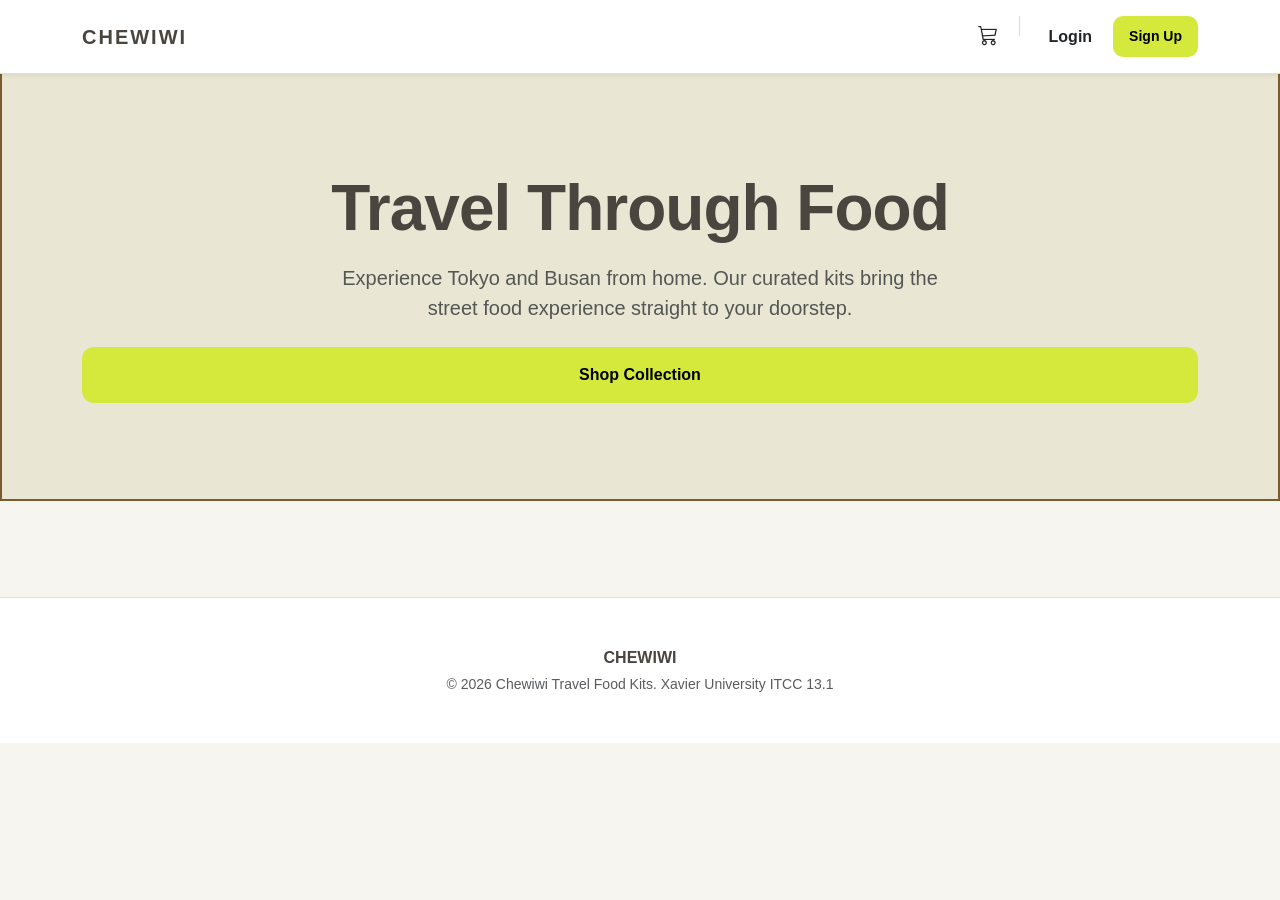
<file: index.html>
<!DOCTYPE html>
<html lang="en">
<head>
    <meta charset="UTF-8">
    <meta name="viewport" content="width=device-width, initial-scale=1.0">
    <title>Chewiwi | Travel Through Food</title>
    <link href="https://cdn.jsdelivr.net/npm/bootstrap@5.3.3/dist/css/bootstrap.min.css" rel="stylesheet">
    <link rel="stylesheet" href="https://cdn.jsdelivr.net/npm/bootstrap-icons@1.11.3/font/bootstrap-icons.min.css">
    <link rel="stylesheet" href="style.css">
</head>
<body>

    <nav class="navbar sticky-top shadow-sm">
        <div class="container">
            <a class="navbar-brand fw-bold" href="index.html">CHEWIWI</a>
            
            <div class="d-flex align-items-center" id="nav-actions">
                <a href="cart.html" class="btn btn-link text-dark me-2 position-relative text-decoration-none">
                    <i class="bi bi-cart3 h5"></i>
                </a>
                
                <div class="vr me-3" style="height: 20px; opacity: 0.2;"></div>

                <div class="d-flex align-items-center">
                    <button class="btn btn-link text-dark me-2 text-decoration-none fw-bold small" data-bs-toggle="modal" data-bs-target="#loginModal">
                        Login
                    </button>
                    <button class="btn btn-chewiwi btn-sm px-3" data-bs-toggle="modal" data-bs-target="#signupModal">
                        Sign Up
                    </button>
                </div>
            </div>
        </div>
    </nav>

    <header class="hero-section text-center py-5">
        <div class="container py-5">
            <h1 class="main-title display-3 fw-bold mb-3">Travel Through Food</h1>
            <p class="lead text-muted mb-4 mx-auto" style="max-width: 600px;">
                Experience Tokyo and Busan from home. Our curated kits bring the street food experience straight to your doorstep.
            </p>
            <a href="#product-list" class="btn btn-checkout px-5 py-3 fw-bold">Shop Collection</a>
        </div>
    </header>

    <div class="container py-5">
        <div class="row" id="product-list">
            </div>
    </div>

    <footer class="py-5 bg-white border-top">
        <div class="container text-center">
            <p class="fw-bold mb-1">CHEWIWI</p>
            <p class="small text-muted mb-0">© 2026 Chewiwi Travel Food Kits. Xavier University ITCC 13.1</p>
        </div>
    </footer>

    <div class="modal fade" id="loginModal" tabindex="-1" aria-hidden="true">
        <div class="modal-dialog modal-dialog-centered">
            <div class="modal-content border-0 shadow" style="border-radius: 20px;">
                <div class="modal-body p-5">
                    <div class="d-flex justify-content-between align-items-start mb-4">
                        <h3 class="fw-bold">Welcome Back</h3>
                        <button type="button" class="btn-close" data-bs-dismiss="modal" aria-label="Close"></button>
                    </div>
                    <form onsubmit="handleLogin(event)">
                        <div class="mb-3">
                            <label class="form-label text-muted small">Email Address</label>
                            <input type="email" id="emailInput" class="form-control custom-input" placeholder="admin@chewiwi.com" required>
                        </div>
                        <div class="mb-4">
                            <label class="form-label text-muted small">Password</label>
                            <input type="password" id="passInput" class="form-control custom-input" placeholder="••••••••" required>
                        </div>
                        <button type="submit" class="btn btn-chewiwi w-100 py-3 mb-3">Sign In</button>
                        <p class="text-center small text-muted">New here? <a href="#" class="text-dark fw-bold" data-bs-toggle="modal" data-bs-target="#signupModal">Create an account</a></p>
                    </form>
                </div>
            </div>
        </div>
    </div>

    <div class="modal fade" id="signupModal" tabindex="-1" aria-hidden="true">
        <div class="modal-dialog modal-dialog-centered">
            <div class="modal-content border-0 shadow" style="border-radius: 20px;">
                <div class="modal-body p-5">
                    <div class="d-flex justify-content-between align-items-start mb-4">
                        <h3 class="fw-bold">Join Chewiwi</h3>
                        <button type="button" class="btn-close" data-bs-dismiss="modal" aria-label="Close"></button>
                    </div>
                    <form onsubmit="event.preventDefault(); alert('Sign up successful! Please login.');">
                        <div class="mb-3">
                            <label class="form-label text-muted small">Full Name</label>
                            <input type="text" class="form-control custom-input" placeholder="Karylle Duroy" required>
                        </div>
                        <div class="mb-3">
                            <label class="form-label text-muted small">Email Address</label>
                            <input type="email" class="form-control custom-input" placeholder="user@chewiwi.com" required>
                        </div>
                        <div class="mb-4">
                            <label class="form-label text-muted small">Create Password</label>
                            <input type="password" class="form-control custom-input" placeholder="••••••••" required>
                        </div>
                        <button type="submit" class="btn btn-chewiwi w-100 py-3 mb-3">Create Account</button>
                    </form>
                </div>
            </div>
        </div>
    </div>

    <script src="https://cdn.jsdelivr.net/npm/bootstrap@5.3.3/dist/js/bootstrap.bundle.min.js"></script>
    
    <script src="auth.js"></script>
    <script src="crt.js"></script>
</body>
</html>
</file>
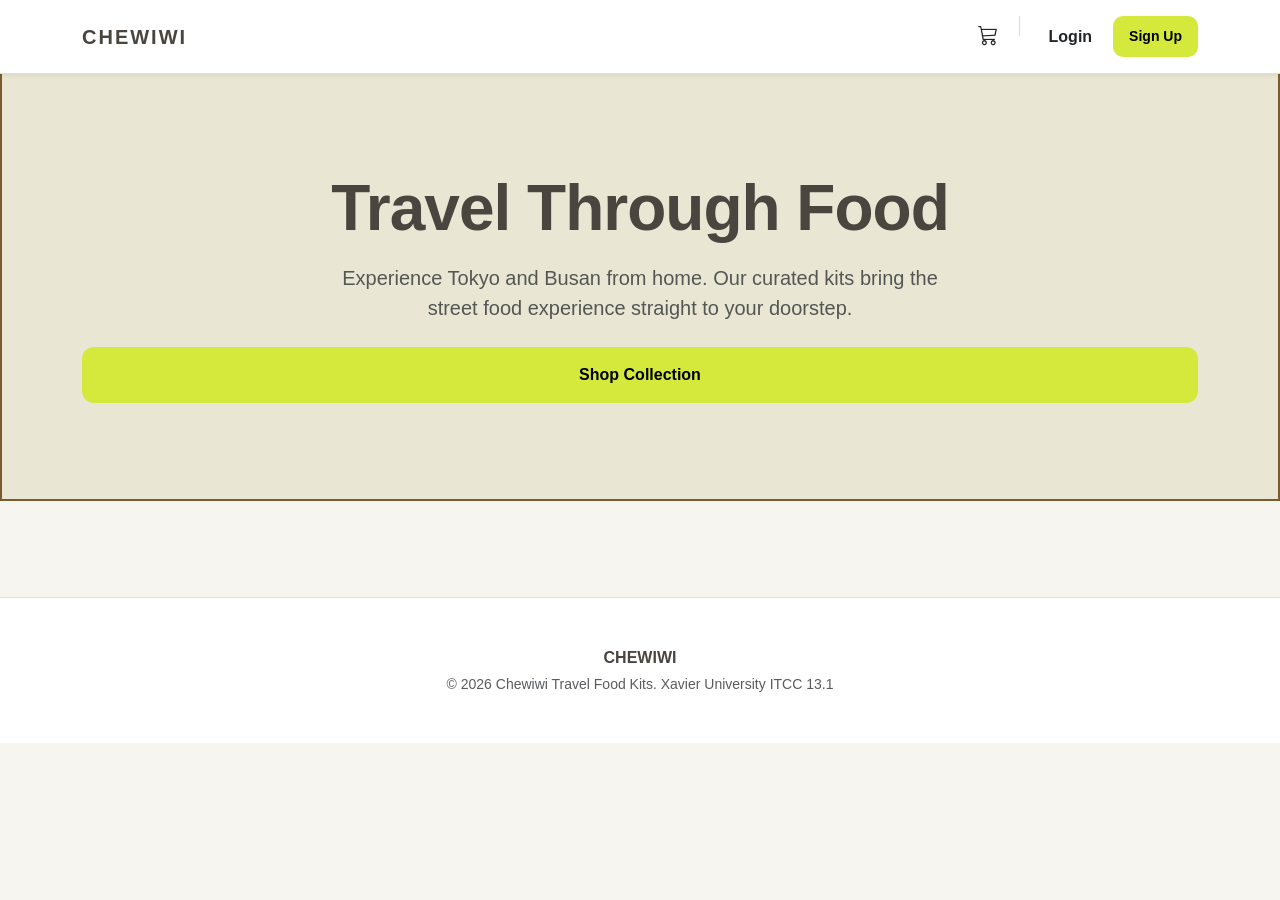
<file: admin.html>
<!DOCTYPE html>
<html lang="en">
<head>
    <meta charset="UTF-8">
    <meta name="viewport" content="width=device-width, initial-scale=1.0">
    <title>Chewiwi Admin | Inventory</title>
    <link href="https://cdn.jsdelivr.net/npm/bootstrap@5.3.3/dist/css/bootstrap.min.css" rel="stylesheet">
    <link rel="stylesheet" href="https://cdn.jsdelivr.net/npm/bootstrap-icons@1.11.3/font/bootstrap-icons.min.css">
    <link rel="stylesheet" href="style.css">
</head>
<body>

    <nav class="navbar sticky-top shadow-sm">
        <div class="container">
            <a class="navbar-brand fw-bold" href="index.html">CHEWIWI <span class="badge bg-dark ms-2" style="font-size: 10px;">ADMIN</span></a>
            <div class="d-flex align-items-center">
                <a href="index.html" class="text-decoration-none fw-bold text-dark me-4 small">View Shop</a>
                <button class="btn btn-sm btn-link text-danger text-decoration-none fw-bold" onclick="logoutUser()">Logout</button>
            </div>
        </div>
    </nav>

    <div class="container py-5">
        <div class="row align-items-center mb-5">
            <div class="col-md-6">
                <h2 class="main-title m-0">Inventory Management</h2>
                <p class="text-muted">Meticulously manage your product kits below.</p>
            </div>
            <div class="col-md-6 text-md-end">
                <button class="btn btn-chewiwi shadow-sm px-4" onclick="showAddModal()">
                    <i class="bi bi-plus-lg me-2"></i>Add New Product
                </button>
            </div>
        </div>

        <div class="cart-container overflow-hidden">
            <table class="table table-hover align-middle mb-0">
                <thead style="background-color: var(--brand-dark); color: var(--brand-accent);">
                    <tr>
                        <th class="ps-4 py-3">Product Kit</th>
                        <th class="py-3">Price</th>
                        <th class="py-3 text-end pe-4">Actions</th>
                    </tr>
                </thead>
                <tbody id="admin-product-table">
                    </tbody>
            </table>
        </div>
    </div>

    <div class="modal fade" id="productModal" tabindex="-1" aria-hidden="true">
        <div class="modal-dialog modal-dialog-centered">
            <div class="modal-content border-0 shadow-lg">
                <div class="modal-body p-5">
                    <h3 class="fw-bold mb-4" id="modalTitle">Product Details</h3>
                    <input type="hidden" id="edit-id">
                    
                    <div class="mb-3">
                        <label class="form-label text-muted small fw-bold">Product Name</label>
                        <input type="text" id="prod-name" class="form-control custom-input" placeholder="e.g., Tokyo Sakura Kit" required>
                    </div>
                    <div class="mb-3">
                        <label class="form-label text-muted small fw-bold">Price (₱)</label>
                        <input type="number" id="prod-price" class="form-control custom-input" placeholder="0.00" required>
                    </div>
                    <div class="mb-4">
                        <label class="form-label text-muted small fw-bold">Image URL</label>
                        <input type="text" id="prod-img" class="form-control custom-input" placeholder="Paste link from Unsplash..." required>
                    </div>
                    
                    <div class="d-grid gap-2">
                        <button class="btn btn-chewiwi py-3" onclick="handleSave()">Save to Inventory</button>
                        <button type="button" class="btn btn-link text-muted text-decoration-none small" data-bs-dismiss="modal">Cancel</button>
                    </div>
                </div>
            </div>
        </div>
    </div>

    <script src="https://cdn.jsdelivr.net/npm/bootstrap@5.3.3/dist/js/bootstrap.bundle.min.js"></script>
    <script>
        // Security: Ensure only Admin can access
        const currentUser = JSON.parse(localStorage.getItem("currentUser"));
        if (!currentUser || currentUser.role !== "admin") {
            alert("Unauthorized Access. Redirecting to Shop...");
            window.location.href = "index.html";
        }

        // Logic Initialization
        let allProducts = JSON.parse(localStorage.getItem("storedProducts")) || [];
        let editMode = false;
        let productModal;

        document.addEventListener('DOMContentLoaded', () => {
            productModal = new bootstrap.Modal(document.getElementById('productModal'));
            loadAdminTable();
        });

        // READ
        function loadAdminTable() {
            const tableBody = document.getElementById('admin-product-table');
            if(!tableBody) return;

            tableBody.innerHTML = '';
            
            if(allProducts.length === 0) {
                tableBody.innerHTML = `<tr><td colspan="3" class="text-center py-5 text-muted">Inventory is empty. Add a kit to get started.</td></tr>`;
            }

            allProducts.forEach((p, index) => {
                tableBody.innerHTML += `
                    <tr>
                        <td class="ps-4 py-3">
                            <div class="d-flex align-items-center">
                                <img src="${p.image}" class="cart-product-img me-3 shadow-sm" style="width:50px; height:50px;">
                                <div>
                                    <span class="product-name d-block">${p.name}</span>
                                    <small class="text-muted">SKU: CHW-${p.id}</small>
                                </div>
                            </div>
                        </td>
                        <td class="fw-bold">₱${p.price.toLocaleString()}</td>
                        <td class="text-end pe-4">
                            <button class="btn btn-sm btn-remove me-2" onclick="openEdit(${p.id})">
                                <i class="bi bi-pencil-square h5"></i>
                            </button>
                            <button class="btn btn-sm btn-remove" onclick="deleteProduct(${index})">
                                <i class="bi bi-trash3-fill h5 text-danger"></i>
                            </button>
                        </td>
                    </tr>`;
            });

            localStorage.setItem("storedProducts", JSON.stringify(allProducts));
        }

        // CREATE
        function showAddModal() {
            editMode = false;
            document.getElementById('modalTitle').innerText = "Add New Kit";
            document.getElementById('edit-id').value = '';
            document.getElementById('prod-name').value = '';
            document.getElementById('prod-price').value = '';
            document.getElementById('prod-img').value = '';
            productModal.show();
        }

        // UPDATE
        function openEdit(id) {
            editMode = true;
            const item = allProducts.find(p => p.id === id);
            document.getElementById('modalTitle').innerText = "Edit Product Kit";
            document.getElementById('edit-id').value = item.id;
            document.getElementById('prod-name').value = item.name;
            document.getElementById('prod-price').value = item.price;
            document.getElementById('prod-img').value = item.image;
            productModal.show();
        }

        // SAVE
        function handleSave() {
            const name = document.getElementById('prod-name').value;
            const price = parseInt(document.getElementById('prod-price').value);
            const img = document.getElementById('prod-img').value;

            if(!name || !price || !img) {
                alert("Please fill out all fields.");
                return;
            }

            if (editMode) {
                const id = parseInt(document.getElementById('edit-id').value);
                const index = allProducts.findIndex(p => p.id === id);
                allProducts[index] = { ...allProducts[index], name, price, image: img };
            } else {
                const newId = allProducts.length > 0 ? Math.max(...allProducts.map(p => p.id)) + 1 : 1;
                allProducts.push({ id: newId, name, price, image: img });
            }

            loadAdminTable();
            productModal.hide();
        }

        // DELETE
        function deleteProduct(index) {
            if(confirm("Are you sure you want to remove this item permanently?")) {
                allProducts.splice(index, 1);
                loadAdminTable();
            }
        }

        function logoutUser() {
            localStorage.removeItem("currentUser");
            window.location.href = "index.html";
        }
    </script>
</body>
</html>
</file>
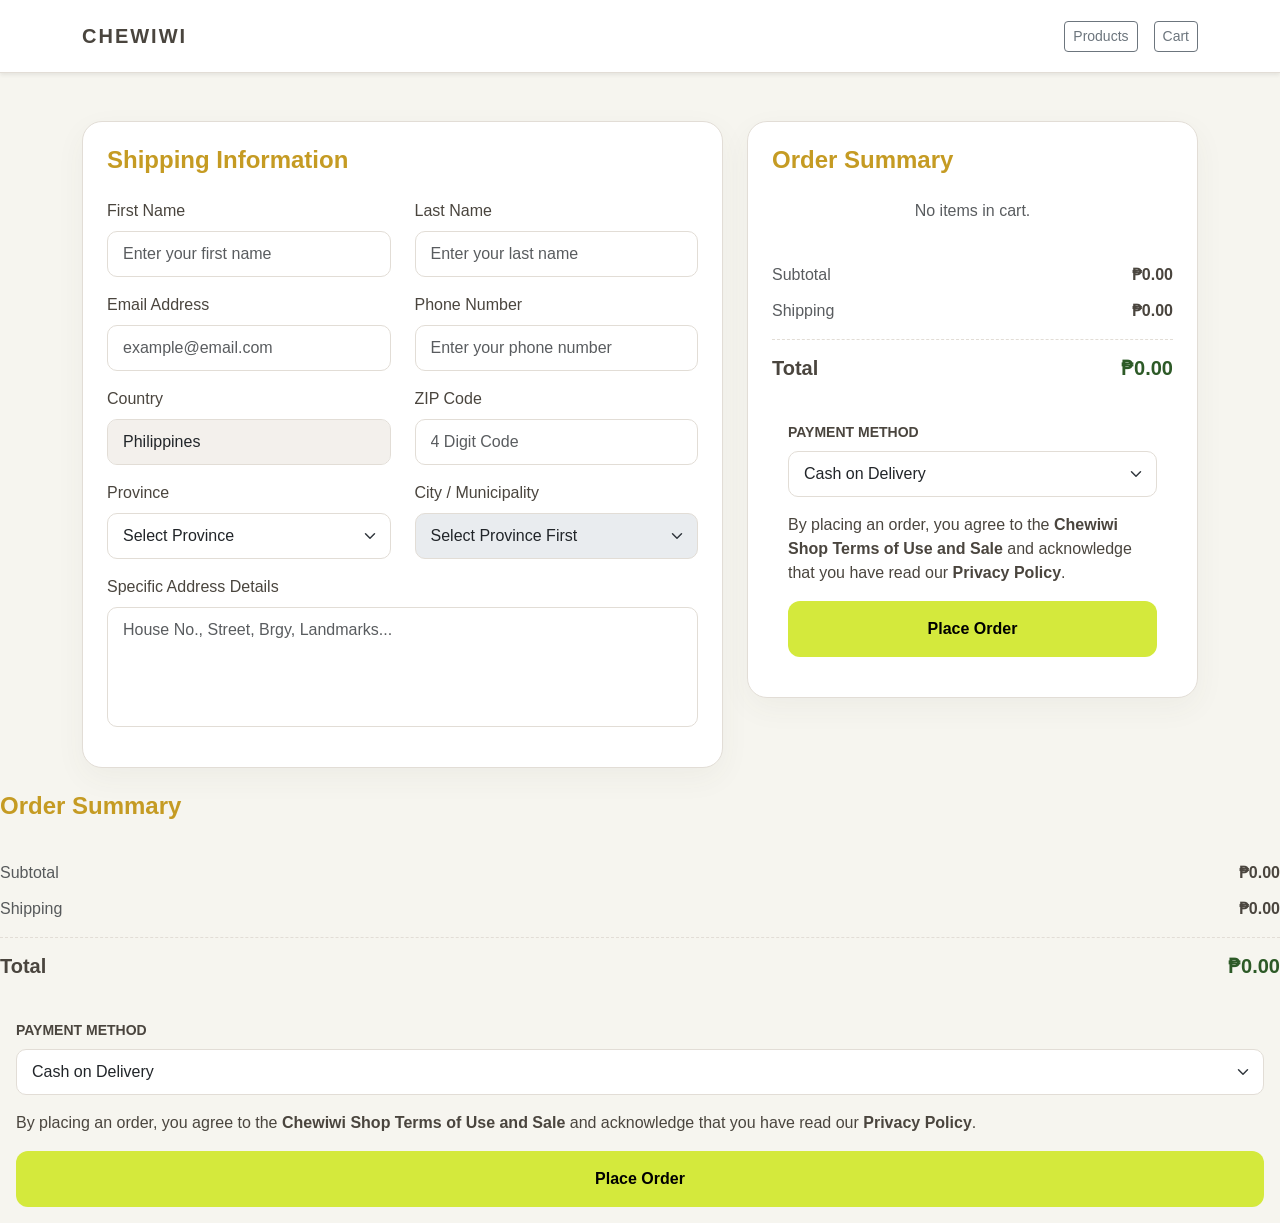
<file: chckout.html>
<!DOCTYPE html>
<html lang="en">
<head>
    <meta charset="UTF-8">
    <meta name="viewport" content="width=device-width, initial-scale=1.0">
    <title>Chewiwi | Checkout</title>
    <!-- Bootstrap 5 for layout -->
    <link href="https://cdn.jsdelivr.net/npm/bootstrap@5.3.3/dist/css/bootstrap.min.css" rel="stylesheet">
    <!-- Links to your custom styling -->
    <link rel="stylesheet" href="style.css">
</head>
<body>

    <!-- Simple Navigation -->
    <nav class="navbar mb-4 shadow-sm">
        <div class="container d-flex justify-content-between">
            <a class="navbar-brand fw-bold" href="homepage.html">CHEWIWI</a>
            <div class="d-flex gap-3">
                <a href="products.html" class="btn btn-sm btn-outline-secondary">Products</a>
                <a href="crt.html" class="btn btn-sm btn-outline-secondary">Cart</a>
            </div>
        </div>
    </nav>

    <div class="container py-4">
        <div class="row g-4">
            
            <!-- LEFT: SHIPPING FORM -->
            <div class="col-lg-7">
                <div class="checkout-card p-4 h-100">
                    <h4 class="mb-4 section-title">Shipping Information</h4>
                    <form id="checkout-form">
                        
                        <!-- Name Input -->	
						<div class="row">
                            <div class="col-md-6 mb-3">
                               <label class="form-label">First Name</label>
                            <input type="text" class="form-control custom-input" id="custf-name" placeholder="Enter your first name" required>
                            </div>
                            <div class="col-md-6 mb-3">
                                <label class="form-label">Last Name</label>
                            <input type="text" class="form-control custom-input" id="custl-name" placeholder="Enter your last name" required>
                            </div>
                        </div>
                        
                        <!-- Email and Phone Row -->
                        <div class="row">
                            <div class="col-md-6 mb-3">
                                <label class="form-label">Email Address</label>
                                <input type="email" class="form-control custom-input" id="cust-email" placeholder="example@email.com" required>
                            </div>
                            <div class="col-md-6 mb-3">
                                <label class="form-label">Phone Number</label>
                                <input type="tel" class="form-control custom-input" id="cust-phone" placeholder="Enter your phone number" required>
                            </div>
                        </div>

                        <!-- Country and ZIP Row -->
                        <div class="row">
                            <div class="col-md-6 mb-3">
                                <label class="form-label">Country</label>
                                <input type="text" class="form-control custom-input country-readonly" value="Philippines" readonly>
                            </div>
                            <div class="col-md-6 mb-3">
                                <label class="form-label">ZIP Code</label>
                                <input type="text" class="form-control custom-input" placeholder="4 Digit Code" required>
                            </div>
                        </div>

                        <!-- Province and City Row -->
                        <div class="row">
                            <div class="col-md-6 mb-3">
                                <label class="form-label">Province</label>
                                <select id="province-dropdown" class="form-select custom-input" required>
                                    <option value="" selected disabled>Select Province</option>
                                </select>
                            </div>
                            <div class="col-md-6 mb-3">
                                <label class="form-label">City / Municipality</label>
                                <select id="city-dropdown" class="form-select custom-input" required disabled>
                                    <option value="" selected disabled>Select Province First</option>
                                </select>
                            </div>
                        </div>

                        <!-- Large Address Box -->
                        <div class="mb-3">
                            <label class="form-label">Specific Address Details</label>
                            <textarea class="form-control custom-input address-box" placeholder="House No., Street, Brgy, Landmarks..." required></textarea>
                        </div>
                    </form>
                </div>
            </div>

            <!-- RIGHT: ORDER SUMMARY -->
            <div class="col-lg-5">
                <div class="checkout-card p-4 sticky-top summary-container">
                    <div class="d-flex justify-content-between align-items-center mb-4">
                        <h4 class="section-title mb-0">Order Summary</h4>
                       
                    </div>
                    
                    <!-- Items generated by JS -->
                    <div id="summary-items" class="mb-4"></div>
                    
                    <!-- Cost Calculations -->
                    <div class="calculation-box pt-3">
                        <div class="summary-line">
                            <span class="text-muted">Subtotal</span>
                            <span id="subtotal-val" class="fw-bold">₱0.00</span>
                        </div>
                        <div class="summary-line">
                            <span class="text-muted">Shipping</span>
                            <span id="shipping-val" class="fw-bold">₱0.00</span>
                        </div>
                        <hr class="my-3 dashed-line">
                        <div class="summary-line h5 mb-0">
                            <span class="fw-bold">Total</span>
                            <span id="final-total" class="fw-bold text-success">₱0.00</span>
                        </div>
                    </div>

                    <!-- Payment and Legal -->
                    <div class="mt-4 payment-section p-3">
                        <label class="form-label fw-bold small text-uppercase mb-2">Payment Method</label>
                        <select class="form-select custom-input mb-3">
                            <option>Cash on Delivery</option>
                            <option>GCash / Maya</option>
                        </select>

                        <p class="legal-text mb-3">
                            By placing an order, you agree to the <strong>Chewiwi Shop Terms of Use and Sale</strong> and acknowledge that you have read our <strong>Privacy Policy</strong>.
                        </p>
                        
                        <button type="submit" form="checkout-form" class="btn btn-place-order w-100 py-3 fw-bold">Place Order</button>
                    </div>
                </div>
            </div>

        </div>
    </div>

    <!-- Scripts -->
    <script src="https://cdn.jsdelivr.net/npm/bootstrap@5.3.3/dist/js/bootstrap.bundle.min.js"></script>
    <script src="chckout.js"></script>
</body>
</html>                    <div class="d-flex justify-content-between align-items-center mb-4">
                        <h4 class="section-title mb-0">Order Summary</h4>
                       
                    </div>
                    
                    <!-- Items generated by JS -->
                    <div id="summary-items" class="mb-4"></div>
                    
                    <!-- Cost Calculations -->
                    <div class="calculation-box pt-3">
                        <div class="summary-line">
                            <span class="text-muted">Subtotal</span>
                            <span id="subtotal-val" class="fw-bold">₱0.00</span>
                        </div>
                        <div class="summary-line">
                            <span class="text-muted">Shipping</span>
                            <span id="shipping-val" class="fw-bold">₱0.00</span>
                        </div>
                        <hr class="my-3 dashed-line">
                        <div class="summary-line h5 mb-0">
                            <span class="fw-bold">Total</span>
                            <span id="final-total" class="fw-bold text-success">₱0.00</span>
                        </div>
                    </div>

                    <!-- Payment and Legal -->
                    <div class="mt-4 payment-section p-3">
                        <label class="form-label fw-bold small text-uppercase mb-2">Payment Method</label>
                        <select class="form-select custom-input mb-3">
                            <option>Cash on Delivery</option>
                            <option>GCash / Maya</option>
                        </select>

                        <p class="legal-text mb-3">
                            By placing an order, you agree to the <strong>Chewiwi Shop Terms of Use and Sale</strong> and acknowledge that you have read our <strong>Privacy Policy</strong>.
                        </p>
                        
                        <button type="submit" form="checkout-form" class="btn btn-place-order w-100 py-3 fw-bold">Place Order</button>
                    </div>
                </div>
            </div>

        </div>
    </div>

    <!-- Scripts -->
    <script src="https://cdn.jsdelivr.net/npm/bootstrap@5.3.3/dist/js/bootstrap.bundle.min.js"></script>
	<script src="auth.js"></script>
	<script src="crt.js"></script>
    <script src="chckout.js"></script>
</body>
</html>
</file>
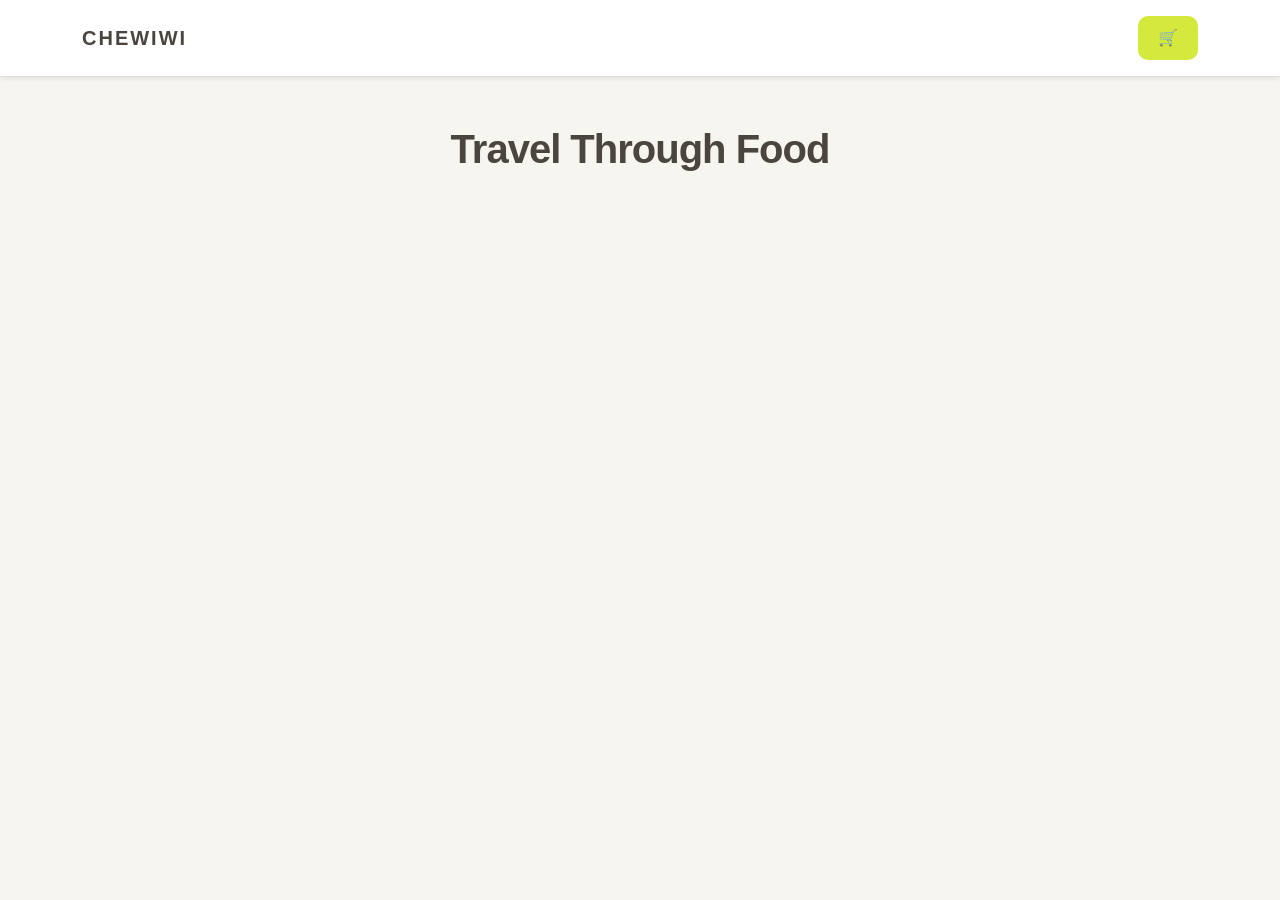
<file: products.html>
<!DOCTYPE html>
<html lang="en">
<head>
    <meta charset="UTF-8">
    <meta name="viewport" content="width=device-width, initial-scale=1.0">
    <title>Chewiwi | Travel Through Food</title>
    <!-- Bootstrap 5 -->
    <link href="https://cdn.jsdelivr.net/npm/bootstrap@5.3.3/dist/css/bootstrap.min.css" rel="stylesheet">
    <link rel="stylesheet" href="style.css">
</head>
<body>

    <!-- NAVBAR -->
    <nav class="navbar navbar-expand-lg shadow-sm">
        <div class="container">
            <a class="navbar-brand fw-bold" href="index.html">CHEWIWI</a>
			<!-- Link to your cart page -->
            <a href="crt.html" class="btn btn-chewiwi">🛒</a>
			
        </div>
    </nav>

    <!-- PRODUCTS SECTION -->
    <div class="container py-5">
        <h1 class="text-center mb-5 main-title">Travel Through Food</h1>
        <div class="row" id="product-list"></div>
    </div>

    <script src="crt.js"></script>
</body>
</html>
</file>
<file: style.css>
/* --- Global Color Palette & Variables --- */
:root {
    --bg-cream: #f9f5f0;
    --card-white: #ffffff;
    --text-muted: #8c857d;
    --brand-dark: #4a453e;
    --brand-accent: #d4e93c; /* Neon yellow-green */
    --input-border: #e2ddd6;
    --shadow-soft: 0 10px 30px rgba(74, 69, 62, 0.05);
}

body {
    background-color: var(--bg-cream);
    color: var(--brand-dark);
    font-family: 'Segoe UI', Roboto, Helvetica, Arial, sans-serif;
    -webkit-font-smoothing: antialiased;
}

/* --- Shared Components --- */
.navbar {
    background-color: var(--card-white);
    border-bottom: 1px solid var(--input-border);
    padding: 1rem 0;
}

.navbar-brand {
    font-weight: 900;
    letter-spacing: 2px;
    color: var(--brand-dark) !important;
    text-transform: uppercase;
}

/* --- SHOP PAGE STYLES --- */
.main-title {
    font-weight: 800;
    color: var(--brand-dark);
    letter-spacing: -1px;
}

#product-list .card {
    height: 100%; /* Ensure cards take up the same height */
    display: flex;
    flex-direction: column;
    justify-content: space-between;
    border: 1px solid var(--input-border);
    border-radius: 20px;
    overflow: hidden;
    transition: all 0.3s ease;
    background-color: var(--card-white);
}

#product-list .card:hover {
    transform: translateY(-5px);
    box-shadow: var(--shadow-soft);
}

#product-list .card-img-top {
    height: 200px; /* Fixed height for images */
    object-fit: cover; /* Ensure images fit within the dimensions */
}

.btn-chewiwi {
    background-color: var(--brand-accent);
    color: #000;
    border: none;
    border-radius: 10px;
    font-weight: 700;
    padding: 10px 20px;
    transition: all 0.3s ease;
}

.btn-chewiwi:hover {
    background-color: #c2d634;
    transform: translateY(-2px);
    color: #000;
}

/* --- CART PAGE STYLES --- */
.cart-container {
    background-color: var(--card-white);
    border-radius: 24px;
    border: 1px solid var(--input-border);
    box-shadow: var(--shadow-soft);
}

.cart-item {
    padding: 15px 0;
    border-bottom: 1px solid #f0eeeb;
}

.cart-item:last-child {
    border-bottom: none;
}

.cart-product-img {
    width: 80px;
    height: 80px;
    object-fit: cover;
    border-radius: 15px;
    border: 1px solid var(--input-border);
}

.product-name {
    font-weight: 700;
    color: var(--brand-dark);
    margin-bottom: 2px;
}

/* Quantity Control */
.qty-control {
    border: 1.5px solid var(--input-border);
    border-radius: 12px;
    padding: 2px 6px;
    background: #fff;
}

.btn-qty {
    background-color: transparent;
    border: none;
    color: var(--brand-dark);
    font-weight: bold;
    width: 32px;
    height: 32px;
    transition: all 0.2s ease;
}

.btn-qty:hover {
    color: var(--brand-accent);
    transform: scale(1.2);
}

 qty-input {
    width: 40px !important;
    border: none !important;
    background: transparent !important;
    font-weight: 700;
    color: var(--brand-dark);
}

/* Trash & Action Buttons */
.btn-remove {
    color: var(--text-muted);
    transition: color 0.2s ease;
}

.btn-remove:hover {
    color: #ff6b6b;
}

.btn-checkout {
    background-color: ;
    color: #000;
    border-radius: 12px;
    padding: 14px;
    transition: all 0.3s ease;
    text-decoration: none;
    display: block;
    text-align: center;
    border: none;
}

.btn-checkout:hover {
    background-color: #c2d634;
    transform: translateY(-2px);
    box-shadow: 0 5px 15px rgba(212, 233, 60, 0.3);
}

/* --- CHECKOUT PAGE STYLES --- */
.checkout-card, .summary-container {
    background-color: var(--card-white);
    border: 1px solid var(--input-border);
    border-radius: 20px;
    box-shadow: var(--shadow-soft);
}

.custom-input {
    border: 1px solid var(--input-border);
    border-radius: 10px;
    padding: 10px 15px;
}

.country-readonly {
    background-color: #f3f0ec !important;
    cursor: default;
}

.address-box {
    height: 120px;
    resize: none;
}

.summary-line {
    display: flex;
    justify-content: space-between;
    margin-bottom: 12px;
}

.dashed-line {
    border-top: 1px dashed var(--input-border);
    opacity: 1;
}

.text-success {
    color: #2d5a27 !important;
}

.btn-place-order {
    background-color: var(--brand-accent);
    color: #000;
    border: none;
    border-radius: 12px;
    padding: 14px;
    font-weight: 700;
    transition: all 0.3s ease;
}

.btn-place-order:hover {
    background-color: #c2d634;
    transform: translateY(-2px);
}

/* --- Styles from product_details.html --- */
body {
    background-color: #f6f5ef;
    font-family: Arial, sans-serif;
}

.product-wrapper {
    border: 2px solid #6b4b2a;
    padding: 60px 40px;
    min-height: 100vh;
}

.main-image {
    width: 400px;
    height: 400px;
    border: 3px solid #c59b23;
    border-radius: 15px;
    background-color: #ddd;
    display: flex;
    justify-content: center;
    align-items: center;
}

.main-image img {
    object-fit: cover;
    width: 100%;
    height: 100%;
    border-radius: 15px;
}

.thumb {
    height: 90px;
    width: 90px;
    border: 3px solid #c59b23;
    background-color: #ddd;
    border-radius: 5px;
}

.product-title {
    color: #5b432e;
    font-weight: 800;
}

.price {
    color: #228b22;
    font-size: 2rem;
    font-weight: bold;
}

.desc-line {
    height: 16px;
    background-color: #000;
    border-radius: 20px;
    margin-bottom: 35px;
}

.quantity-box {
    border: 2px solid #9b7b2b;
    border-radius: 10px;
    overflow: hidden;
    display: inline-flex;
    align-items: center;
}

.quantity-box button {
    border: none;
    background: transparent;
    width: 45px;
    height: 45px;
    font-size: 1.5rem;
    font-weight: bold;
}

.quantity-box span {
    width: 50px;
    text-align: center;
    font-size: 1.5rem;
}

.cart-btn {
    background-color: #c8ff1a;
    border: 2px solid #9b7b2b;
    border-radius: 10px;
    width: 230px;
    font-weight: bold;
    font-size: 1.2rem;
}

/* --- Styles from homepage.html --- */
.hero-section {
    background-color: #e9e7d4;
    border: 2px solid #7b5b2b;
    border-top: none;
    padding: 50px 0;
}

.hero-left {
    background-color: #5b4a3b;
    color: white;
    padding: 40px;
    border-radius: 10px;
    min-height: 250px;
    display: flex;
    flex-direction: column;
    justify-content: center;
}

.hero-btn,
.view-btn,
.cart-btn {
    background-color: #c8ff1a;
    border: none;
    color: #000;
    font-weight: bold;
    border-radius: 12px;
    padding: 10px 130px;
}

.hero-image {
    background-color: #ddd;
    height: 250px;
    border-radius: 10px;
}

.section-title {
    color: #c59b23;
    font-weight: bold;
}

.food-card {
    border: 3px solid #c59b23;
    border-radius: 15px;
    overflow: hidden;
    background: linear-gradient(to top, #8b6d3f, #f3efd5);
    transition: 0.3s;
}

.food-card:hover {
    transform: translateY(-5px);
}

.food-img {
    background-color: #ddd;
    height: 250px;
}

.footer {
    background-color: #5b432e;
    padding: 60px 0;
}

.footer-line {
    height: 6px;
    background-color: #f5f1d8;
    border-radius: 20px;
    margin-bottom: 20px;
}

.footer-bottom {
    height: 30px;
    background-color: #c8ff1a;
}
.btn-chewiwi:hover {
    background-color: #c2d634;
    transform: translateY(-2px);
    color: #000;
}

/* --- CART PAGE STYLES --- */
.cart-container {
    background-color: var(--card-white);
    border-radius: 24px;
    border: 1px solid var(--input-border);
    box-shadow: var(--shadow-soft);
}

.cart-item {
    padding: 15px 0;
    border-bottom: 1px solid #f0eeeb;
}

.cart-item:last-child {
    border-bottom: none;
}

.cart-product-img {
    width: 80px;
    height: 80px;
    object-fit: cover;
    border-radius: 15px;
    border: 1px solid var(--input-border);
}

.product-name {
    font-weight: 700;
    color: var(--brand-dark);
    margin-bottom: 2px;
}

/* Quantity Control */
.qty-control {
    border: 1.5px solid var(--input-border);
    border-radius: 12px;
    padding: 2px 6px;
    background: #fff;
}

.btn-qty {
    background-color: transparent;
    border: none;
    color: var(--brand-dark);
    font-weight: bold;
    width: 32px;
    height: 32px;
    transition: all 0.2s ease;
}

.btn-qty:hover {
    color: var(--brand-accent);
    transform: scale(1.2);
}

.qty-input {
    width: 40px !important;
    border: none !important;
    background: transparent !important;
    font-weight: 700;
    color: var(--brand-dark);
}

/* Trash & Action Buttons */
.btn-remove {
    color: var(--text-muted);
    transition: color 0.2s ease;
}

.btn-remove:hover {
    color: #ff6b6b;
}

.btn-checkout {
    background-color: var(--brand-accent);
    color: #000;
    border-radius: 12px;
    padding: 14px;
    transition: all 0.3s ease;
    text-decoration: none;
    display: block;
    text-align: center;
    border: none;
}

.btn-checkout:hover {
    background-color: #c2d634;
    transform: translateY(-2px);
    box-shadow: 0 5px 15px rgba(212, 233, 60, 0.3);
}

/* --- CHECKOUT PAGE STYLES --- */
.checkout-card, .summary-container {
    background-color: var(--card-white);
    border: 1px solid var(--input-border);
    border-radius: 20px;
    box-shadow: var(--shadow-soft);
}

.custom-input {
    border: 1px solid var(--input-border);
    border-radius: 10px;
    padding: 10px 15px;
}

.country-readonly {
    background-color: #f3f0ec !important;
    cursor: default;
}

.address-box {
    height: 120px;
    resize: none;
}

.summary-line {
    display: flex;
    justify-content: space-between;
    margin-bottom: 12px;
}

.dashed-line {
    border-top: 1px dashed var(--input-border);
    opacity: 1;
}

.text-success {
    color: #2d5a27 !important;
}

.btn-place-order {
    background-color: var(--brand-accent);
    color: #000;
    border: none;
    border-radius: 12px;
    padding: 14px;
    font-weight: 700;
    transition: all 0.3s ease;
}

.btn-place-order:hover {
    background-color: #c2d634;
    transform: translateY(-2px);
}

.bottom-info {
    background: linear-gradient(180deg, #fff, #f3f0ec);
}

.bottom-card {
    background: white;
    border: 1px solid var(--input-border);
    transition: 0.3s ease;
}

.bottom-card:hover {
    transform: translateY(-5px);
}

.placeholder-box {
    width: 100%;
    height: 120px;
    background: #e9e4dd;
    border-radius: 12px;
}
</file>
